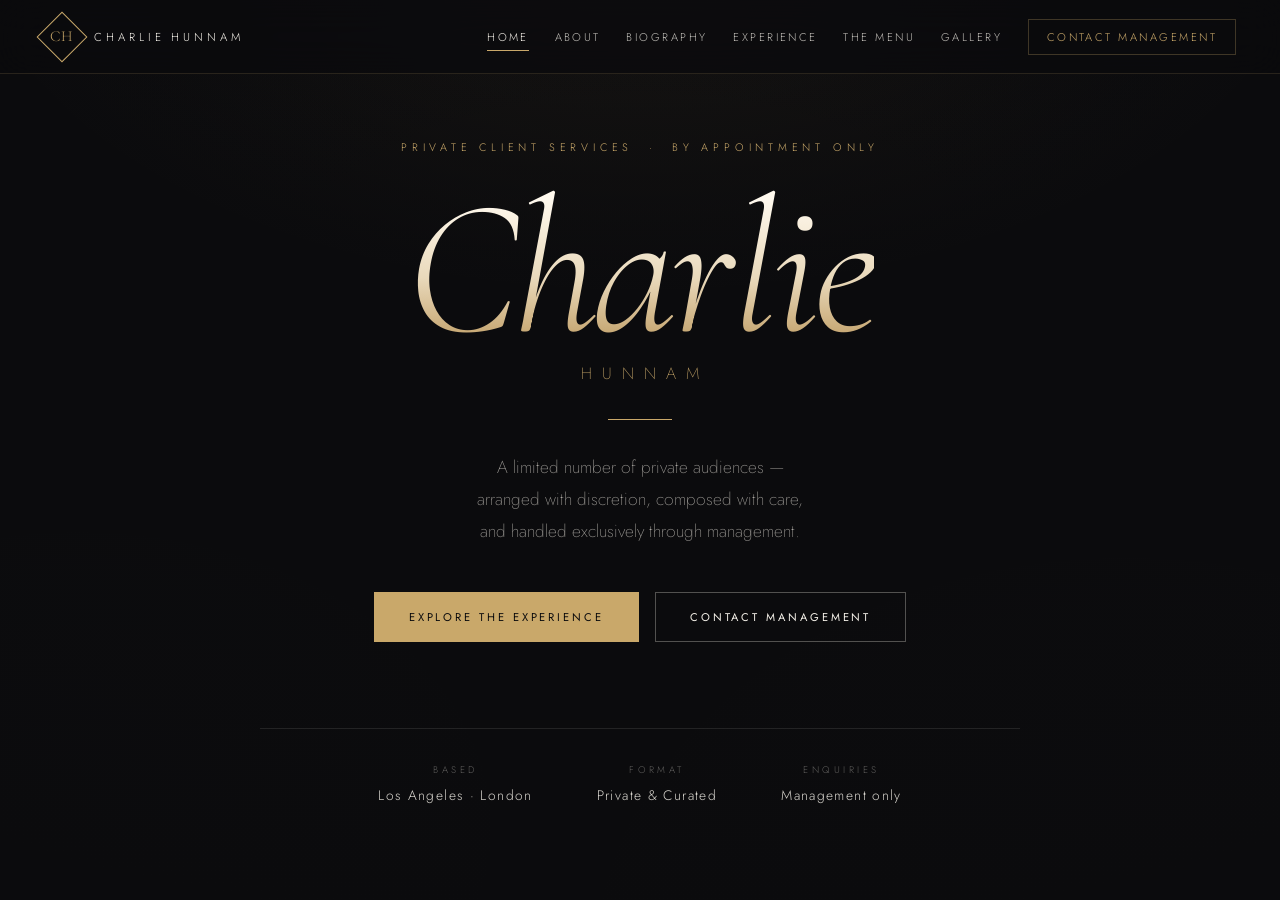
<file: index.html>
<!DOCTYPE html>
<html lang="en">
<head>
<meta charset="utf-8">
<meta name="viewport" content="width=device-width, initial-scale=1">
<title>Charlie Hunnam — Private Meet &amp; Greet · By Appointment Only</title>
<meta name="description" content="Private, curated meet and greet experiences with Charlie Hunnam. All enquiries, scheduling and arrangements handled exclusively through management.">
<link rel="preconnect" href="https://fonts.googleapis.com">
<link rel="preconnect" href="https://fonts.gstatic.com" crossorigin>
<link href="https://fonts.googleapis.com/css2?family=Cormorant+Garamond:ital,wght@0,300;0,400;0,500;0,600;1,300;1,400&family=Jost:wght@200;300;400;500&family=Playfair+Display:ital,wght@0,400;0,500;1,400&display=swap" rel="stylesheet">
<link rel="stylesheet" href="style.css">
</head>
<body data-page="home">

<header class="nav" id="nav">
  <a class="brand" href="index.html" aria-label="Charlie Hunnam — home">
    <span class="brand__mark"><span>CH</span></span>
    <span class="brand__text">Charlie Hunnam</span>
  </a>
  <nav class="nav__links" id="navLinks" aria-label="Primary">
    <a href="index.html">Home</a>
    <a href="about.html">About</a>
    <a href="biography.html">Biography</a>
    <a href="experience.html">Experience</a>
    <a href="menu.html">The Menu</a>
    <a href="gallery.html">Gallery</a>
    <a href="contact.html" class="nav__cta">Contact Management</a>
  </nav>
  <button class="nav__toggle" id="navToggle" aria-label="Open menu" aria-expanded="false" aria-controls="navLinks">
    <span></span><span></span>
  </button>
</header>

<main>
  <section class="hero">
    <div class="hero__bg" aria-hidden="true"></div>

    <div class="hero__inner stagger">
      <p class="eyebrow">Private Client Services &nbsp;·&nbsp; By Appointment Only</p>

      <h1 class="hero__name">
        <span class="hero__first">Charlie</span>
        <span class="hero__last">Hunnam</span>
      </h1>

      <div class="rule"></div>

      <p class="hero__lede">
        A limited number of private audiences — arranged with discretion,
        composed with care, and handled exclusively through management.
      </p>

      <div class="hero__actions">
        <a class="btn btn--gold" href="experience.html">Explore the Experience</a>
        <a class="btn btn--ghost" href="contact.html">Contact Management</a>
      </div>

      <dl class="hero__meta">
        <div><dt>Based</dt><dd>Los Angeles · London</dd></div>
        <div><dt>Format</dt><dd>Private &amp; Curated</dd></div>
        <div><dt>Enquiries</dt><dd>Management only</dd></div>
      </dl>
    </div>
  </section>
</main>

<script src="script.js"></script>
</body>
</html>
</file>
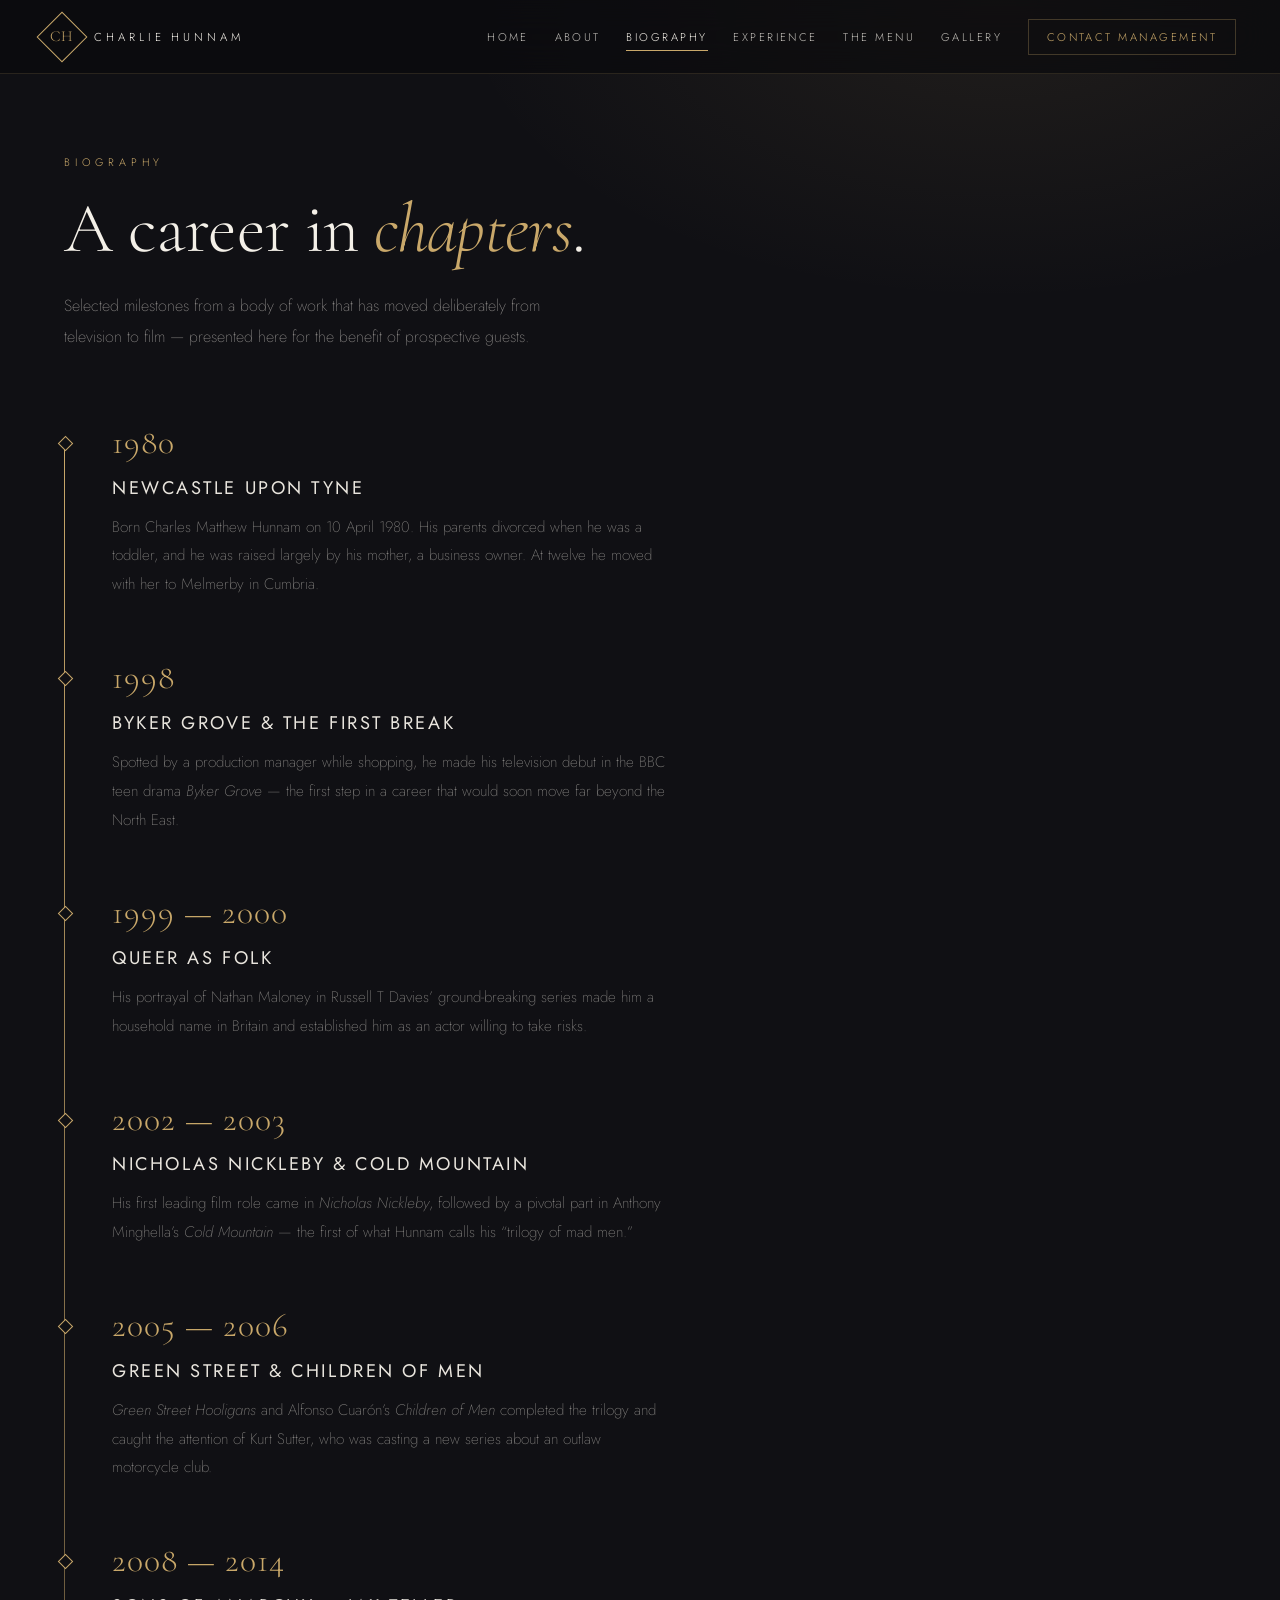
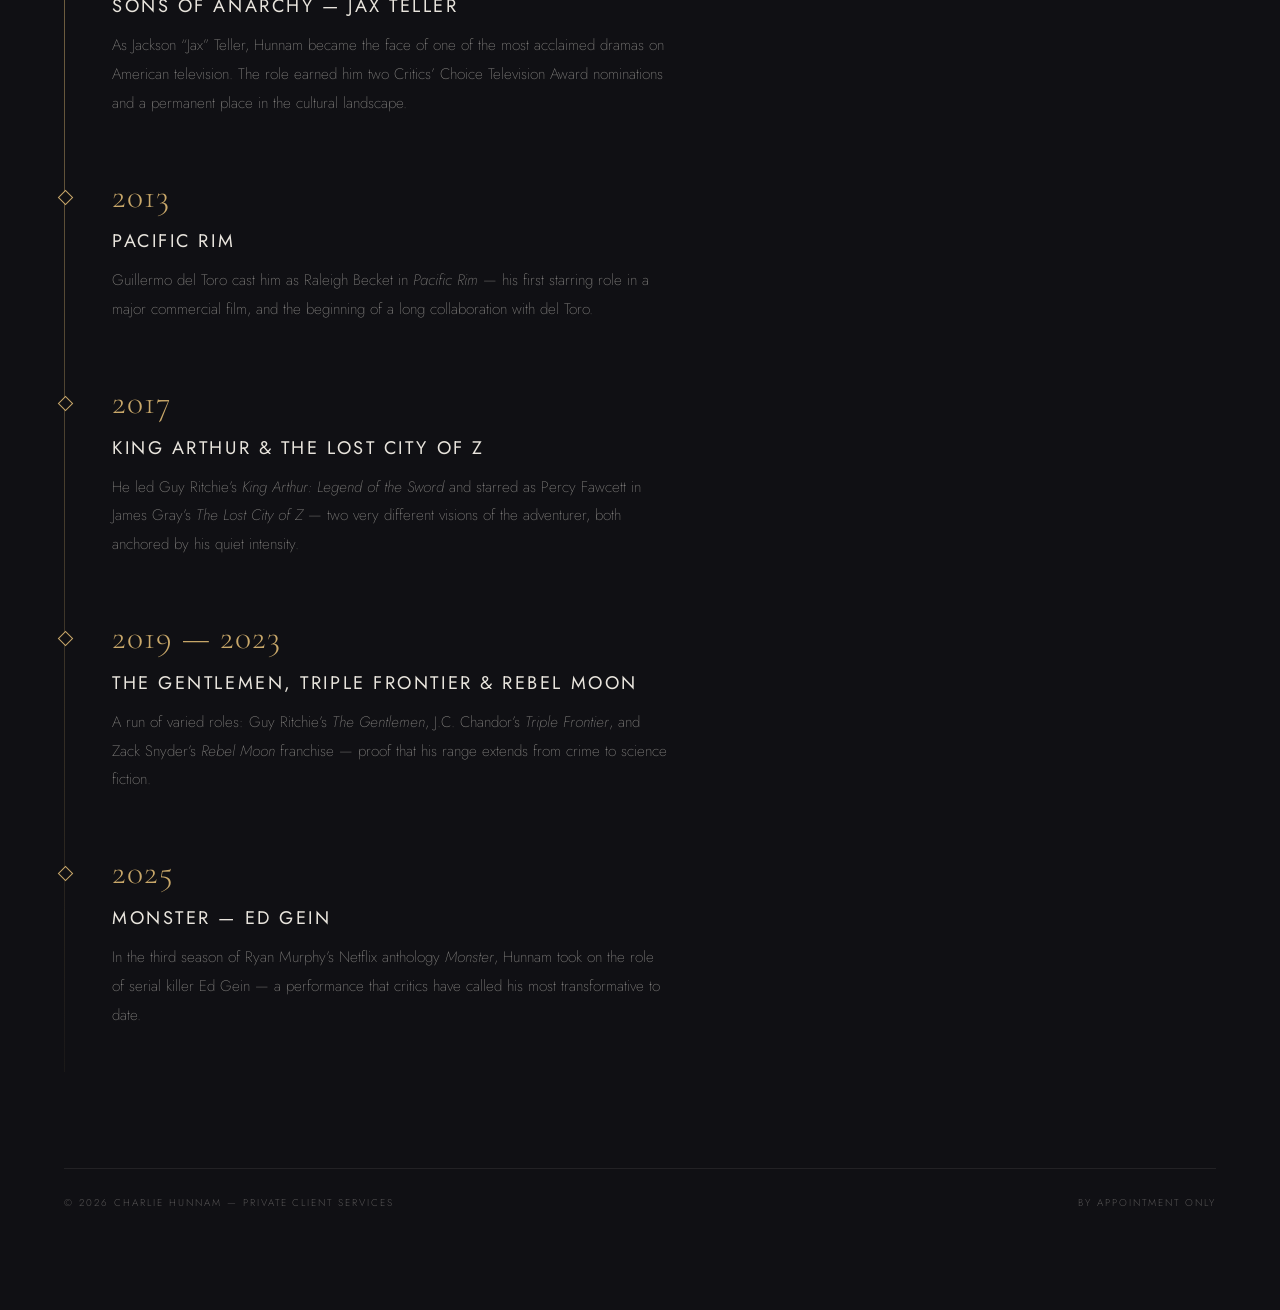
<file: biography.html>
<!DOCTYPE html>
<html lang="en">
<head>
<meta charset="utf-8">
<meta name="viewport" content="width=device-width, initial-scale=1">
<title>Biography — Charlie Hunnam · By Appointment Only</title>
<meta name="description" content="Selected milestones from the career of Charlie Hunnam — from Byker Grove to Sons of Anarchy and beyond.">
<link rel="preconnect" href="https://fonts.googleapis.com">
<link rel="preconnect" href="https://fonts.gstatic.com" crossorigin>
<link href="https://fonts.googleapis.com/css2?family=Cormorant+Garamond:ital,wght@0,300;0,400;0,500;0,600;1,300;1,400&family=Jost:wght@200;300;400;500&family=Playfair+Display:ital,wght@0,400;0,500;1,400&display=swap" rel="stylesheet">
<link rel="stylesheet" href="style.css">
</head>
<body data-page="biography">

<header class="nav" id="nav">
  <a class="brand" href="index.html" aria-label="Charlie Hunnam — home">
    <span class="brand__mark"><span>CH</span></span>
    <span class="brand__text">Charlie Hunnam</span>
  </a>
  <nav class="nav__links" id="navLinks" aria-label="Primary">
    <a href="index.html">Home</a>
    <a href="about.html">About</a>
    <a href="biography.html">Biography</a>
    <a href="experience.html">Experience</a>
    <a href="menu.html">The Menu</a>
    <a href="gallery.html">Gallery</a>
    <a href="contact.html" class="nav__cta">Contact Management</a>
  </nav>
  <button class="nav__toggle" id="navToggle" aria-label="Open menu" aria-expanded="false" aria-controls="navLinks">
    <span></span><span></span>
  </button>
</header>

<main class="wrap pad">

  <div class="head stagger">
    <p class="eyebrow">Biography</p>
    <h1 class="sec-title">A career in <em>chapters</em>.</h1>
    <p class="sec-lede">
      Selected milestones from a body of work that has moved deliberately from
      television to film — presented here for the benefit of prospective guests.
    </p>
  </div>

  <div class="tl stagger">

    <article class="tl__item">
      <p class="tl__year">1980</p>
      <h2 class="tl__title">Newcastle upon Tyne</h2>
      <p class="tl__text">
        Born Charles Matthew Hunnam on 10 April 1980. His parents divorced when
        he was a toddler, and he was raised largely by his mother, a business
        owner. At twelve he moved with her to Melmerby in Cumbria.
      </p>
    </article>

    <article class="tl__item">
      <p class="tl__year">1998</p>
      <h2 class="tl__title">Byker Grove &amp; the First Break</h2>
      <p class="tl__text">
        Spotted by a production manager while shopping, he made his television
        debut in the BBC teen drama <em>Byker Grove</em> — the first step in a
        career that would soon move far beyond the North East.
      </p>
    </article>

    <article class="tl__item">
      <p class="tl__year">1999 — 2000</p>
      <h2 class="tl__title">Queer as Folk</h2>
      <p class="tl__text">
        His portrayal of Nathan Maloney in Russell T Davies’ ground-breaking
        series made him a household name in Britain and established him as an
        actor willing to take risks.
      </p>
    </article>

    <article class="tl__item">
      <p class="tl__year">2002 — 2003</p>
      <h2 class="tl__title">Nicholas Nickleby &amp; Cold Mountain</h2>
      <p class="tl__text">
        His first leading film role came in <em>Nicholas Nickleby</em>, followed
        by a pivotal part in Anthony Minghella’s <em>Cold Mountain</em> — the
        first of what Hunnam calls his “trilogy of mad men.”
      </p>
    </article>

    <article class="tl__item">
      <p class="tl__year">2005 — 2006</p>
      <h2 class="tl__title">Green Street &amp; Children of Men</h2>
      <p class="tl__text">
        <em>Green Street Hooligans</em> and Alfonso Cuarón’s <em>Children of Men</em>
        completed the trilogy and caught the attention of Kurt Sutter, who was
        casting a new series about an outlaw motorcycle club.
      </p>
    </article>

    <article class="tl__item">
      <p class="tl__year">2008 — 2014</p>
      <h2 class="tl__title">Sons of Anarchy — Jax Teller</h2>
      <p class="tl__text">
        As Jackson “Jax” Teller, Hunnam became the face of one of the most
        acclaimed dramas on American television. The role earned him two Critics’
        Choice Television Award nominations and a permanent place in the cultural
        landscape.
      </p>
    </article>

    <article class="tl__item">
      <p class="tl__year">2013</p>
      <h2 class="tl__title">Pacific Rim</h2>
      <p class="tl__text">
        Guillermo del Toro cast him as Raleigh Becket in <em>Pacific Rim</em> —
        his first starring role in a major commercial film, and the beginning of
        a long collaboration with del Toro.
      </p>
    </article>

    <article class="tl__item">
      <p class="tl__year">2017</p>
      <h2 class="tl__title">King Arthur &amp; The Lost City of Z</h2>
      <p class="tl__text">
        He led Guy Ritchie’s <em>King Arthur: Legend of the Sword</em> and starred
        as Percy Fawcett in James Gray’s <em>The Lost City of Z</em> — two very
        different visions of the adventurer, both anchored by his quiet intensity.
      </p>
    </article>

    <article class="tl__item">
      <p class="tl__year">2019 — 2023</p>
      <h2 class="tl__title">The Gentlemen, Triple Frontier &amp; Rebel Moon</h2>
      <p class="tl__text">
        A run of varied roles: Guy Ritchie’s <em>The Gentlemen</em>, J.C.
        Chandor’s <em>Triple Frontier</em>, and Zack Snyder’s <em>Rebel Moon</em>
        franchise — proof that his range extends from crime to science fiction.
      </p>
    </article>

    <article class="tl__item">
      <p class="tl__year">2025</p>
      <h2 class="tl__title">Monster — Ed Gein</h2>
      <p class="tl__text">
        In the third season of Ryan Murphy’s Netflix anthology <em>Monster</em>,
        Hunnam took on the role of serial killer Ed Gein — a performance that
        critics have called his most transformative to date.
      </p>
    </article>

  </div>

  <footer class="foot">
    <span>© <span id="year">2025</span> Charlie Hunnam — Private Client Services</span>
    <span>By appointment only</span>
  </footer>
</main>

<script src="script.js"></script>
</body>
</html>
</file>
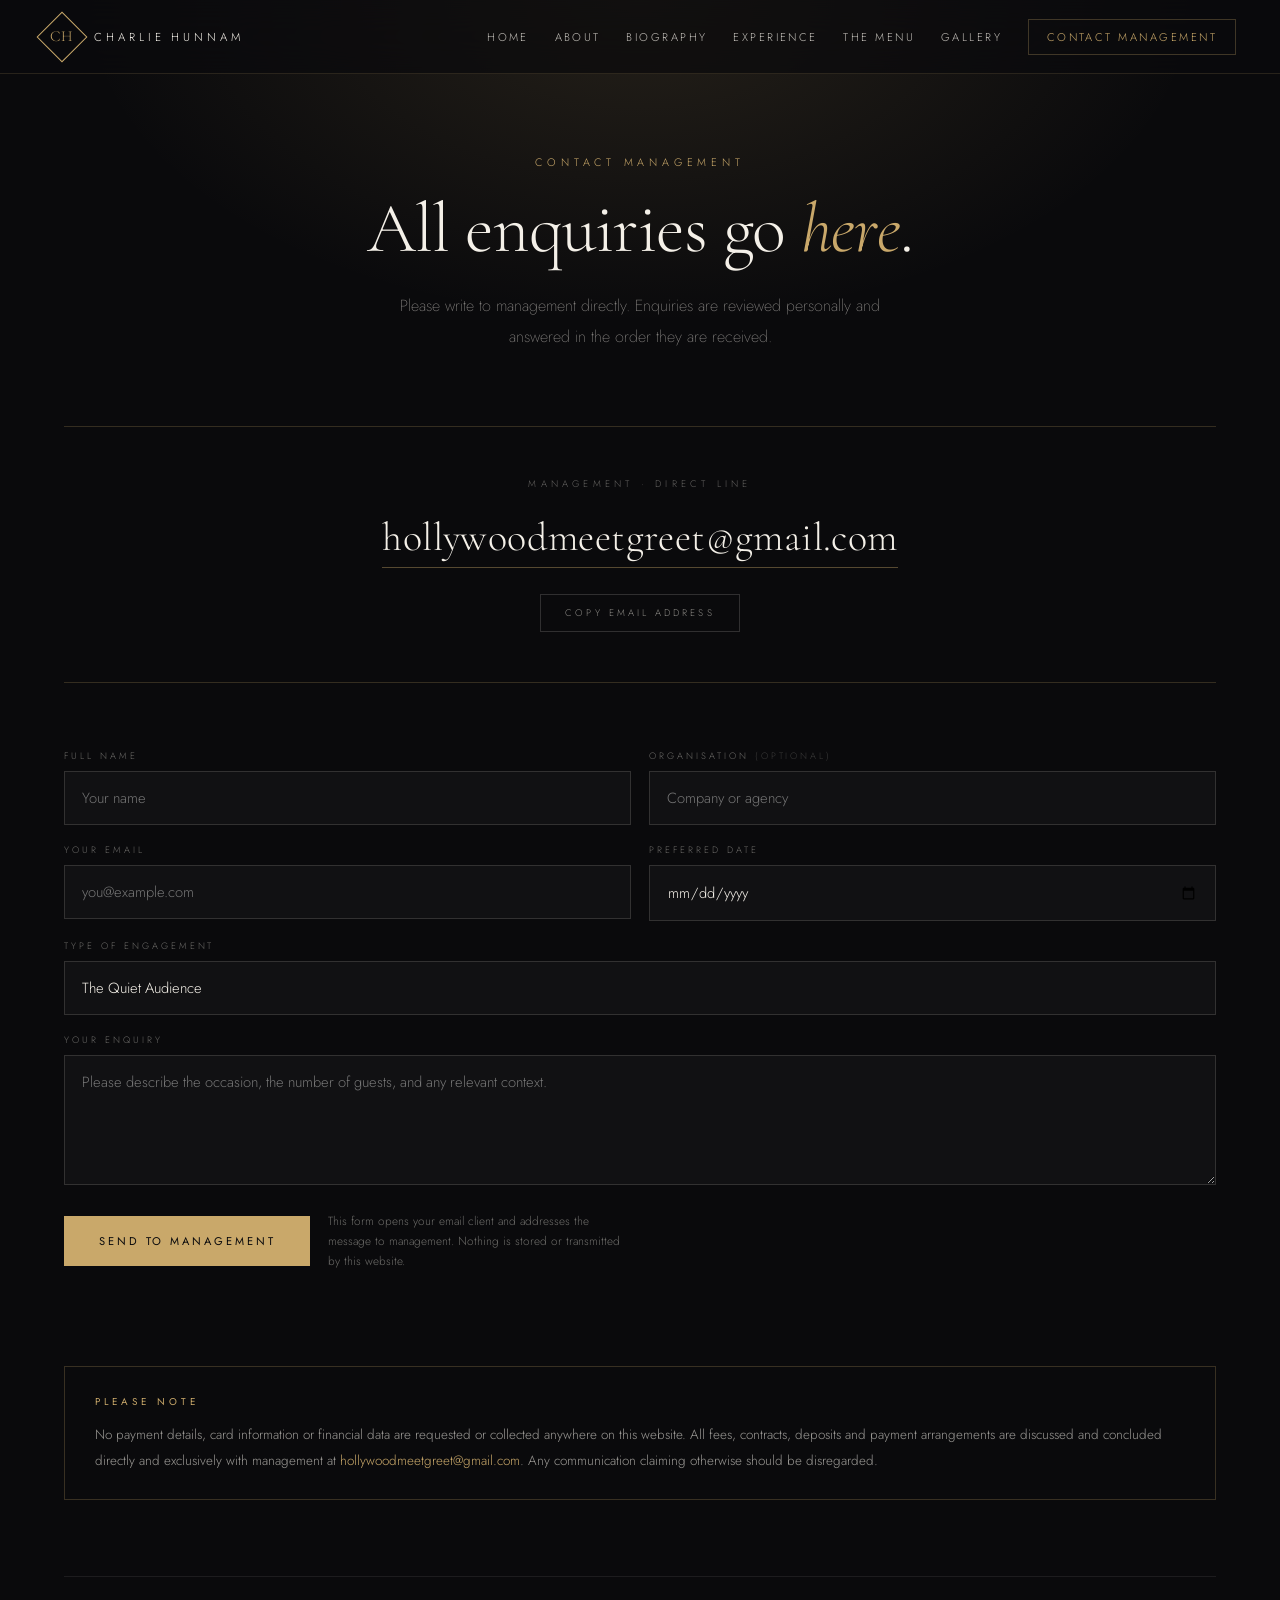
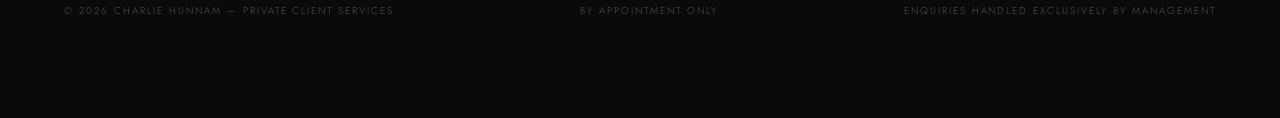
<file: contact.html>
<!DOCTYPE html>
<html lang="en">
<head>
<meta charset="utf-8">
<meta name="viewport" content="width=device-width, initial-scale=1">
<title>Contact Management — Charlie Hunnam · By Appointment Only</title>
<meta name="description" content="All meet and greet enquiries are handled exclusively by management at hollywoodmeetgreet@gmail.com.">
<link rel="preconnect" href="https://fonts.googleapis.com">
<link rel="preconnect" href="https://fonts.gstatic.com" crossorigin>
<link href="https://fonts.googleapis.com/css2?family=Cormorant+Garamond:ital,wght@0,300;0,400;0,500;0,600;1,300;1,400&family=Jost:wght@200;300;400;500&family=Playfair+Display:ital,wght@0,400;0,500;1,400&display=swap" rel="stylesheet">
<link rel="stylesheet" href="style.css">
</head>
<body data-page="contact">

<header class="nav" id="nav">
  <a class="brand" href="index.html" aria-label="Charlie Hunnam — home">
    <span class="brand__mark"><span>CH</span></span>
    <span class="brand__text">Charlie Hunnam</span>
  </a>
  <nav class="nav__links" id="navLinks" aria-label="Primary">
    <a href="index.html">Home</a>
    <a href="about.html">About</a>
    <a href="biography.html">Biography</a>
    <a href="experience.html">Experience</a>
    <a href="menu.html">The Menu</a>
    <a href="gallery.html">Gallery</a>
    <a href="contact.html" class="nav__cta">Contact Management</a>
  </nav>
  <button class="nav__toggle" id="navToggle" aria-label="Open menu" aria-expanded="false" aria-controls="navLinks">
    <span></span><span></span>
  </button>
</header>

<main class="wrap pad" id="contact">

  <div class="head stagger">
    <p class="eyebrow">Contact Management</p>
    <h1 class="sec-title">All enquiries go <em>here</em>.</h1>
    <p class="sec-lede">
      Please write to management directly. Enquiries are reviewed personally and
      answered in the order they are received.
    </p>
  </div>

  <div class="email-block stagger">
    <p class="email-block__label">Management · Direct Line</p>
    <a class="email" href="mailto:hollywoodmeetgreet@gmail.com">hollywoodmeetgreet@gmail.com</a>
    <button class="copy-btn" id="copyBtn" type="button" data-email="hollywoodmeetgreet@gmail.com">Copy email address</button>
  </div>

  <form class="form stagger" id="enquiryForm" novalidate>
    <div class="field">
      <label for="f-name">Full name</label>
      <input id="f-name" name="name" type="text" autocomplete="name" placeholder="Your name" required>
    </div>
    <div class="field">
      <label for="f-org">Organisation <span style="opacity:.5">(optional)</span></label>
      <input id="f-org" name="organisation" type="text" placeholder="Company or agency">
    </div>
    <div class="field">
      <label for="f-email">Your email</label>
      <input id="f-email" name="email" type="email" autocomplete="email" placeholder="you@example.com" required>
    </div>
    <div class="field">
      <label for="f-date">Preferred date</label>
      <input id="f-date" name="date" type="date">
    </div>
    <div class="field field--full">
      <label for="f-type">Type of engagement</label>
      <select id="f-type" name="type">
        <option>The Quiet Audience</option>
        <option>The Evening Reception</option>
        <option>The Press Roundtable</option>
        <option>The Studio Session</option>
        <option>Red Carpet Access</option>
        <option>Private Screening &amp; Q&amp;A</option>
        <option>The Chef's Table</option>
        <option>The Long Lunch</option>
        <option>The Actor's Masterclass</option>
        <option>One-to-One Mentorship</option>
        <option>Other / not sure yet</option>
      </select>
    </div>
    <div class="field field--full">
      <label for="f-msg">Your enquiry</label>
      <textarea id="f-msg" name="message" placeholder="Please describe the occasion, the number of guests, and any relevant context." required></textarea>
    </div>

    <div class="form__actions">
      <button class="btn btn--gold" type="submit">Send to Management</button>
      <p class="form__note">
        This form opens your email client and addresses the message to management.
        Nothing is stored or transmitted by this website.
      </p>
    </div>
    <p id="formStatus" role="status" aria-live="polite"></p>
  </form>

  <div class="assurance stagger">
    <strong>Please note</strong>
    No payment details, card information or financial data are requested or collected
    anywhere on this website. All fees, contracts, deposits and payment arrangements
    are discussed and concluded directly and exclusively with management at
    <a href="mailto:hollywoodmeetgreet@gmail.com">hollywoodmeetgreet@gmail.com</a>.
    Any communication claiming otherwise should be disregarded.
  </div>

  <footer class="foot">
    <span>© <span id="year">2025</span> Charlie Hunnam — Private Client Services</span>
    <span>By appointment only</span>
    <span>Enquiries handled exclusively by management</span>
  </footer>
</main>

<script src="script.js"></script>
</body>
</html>
</file>
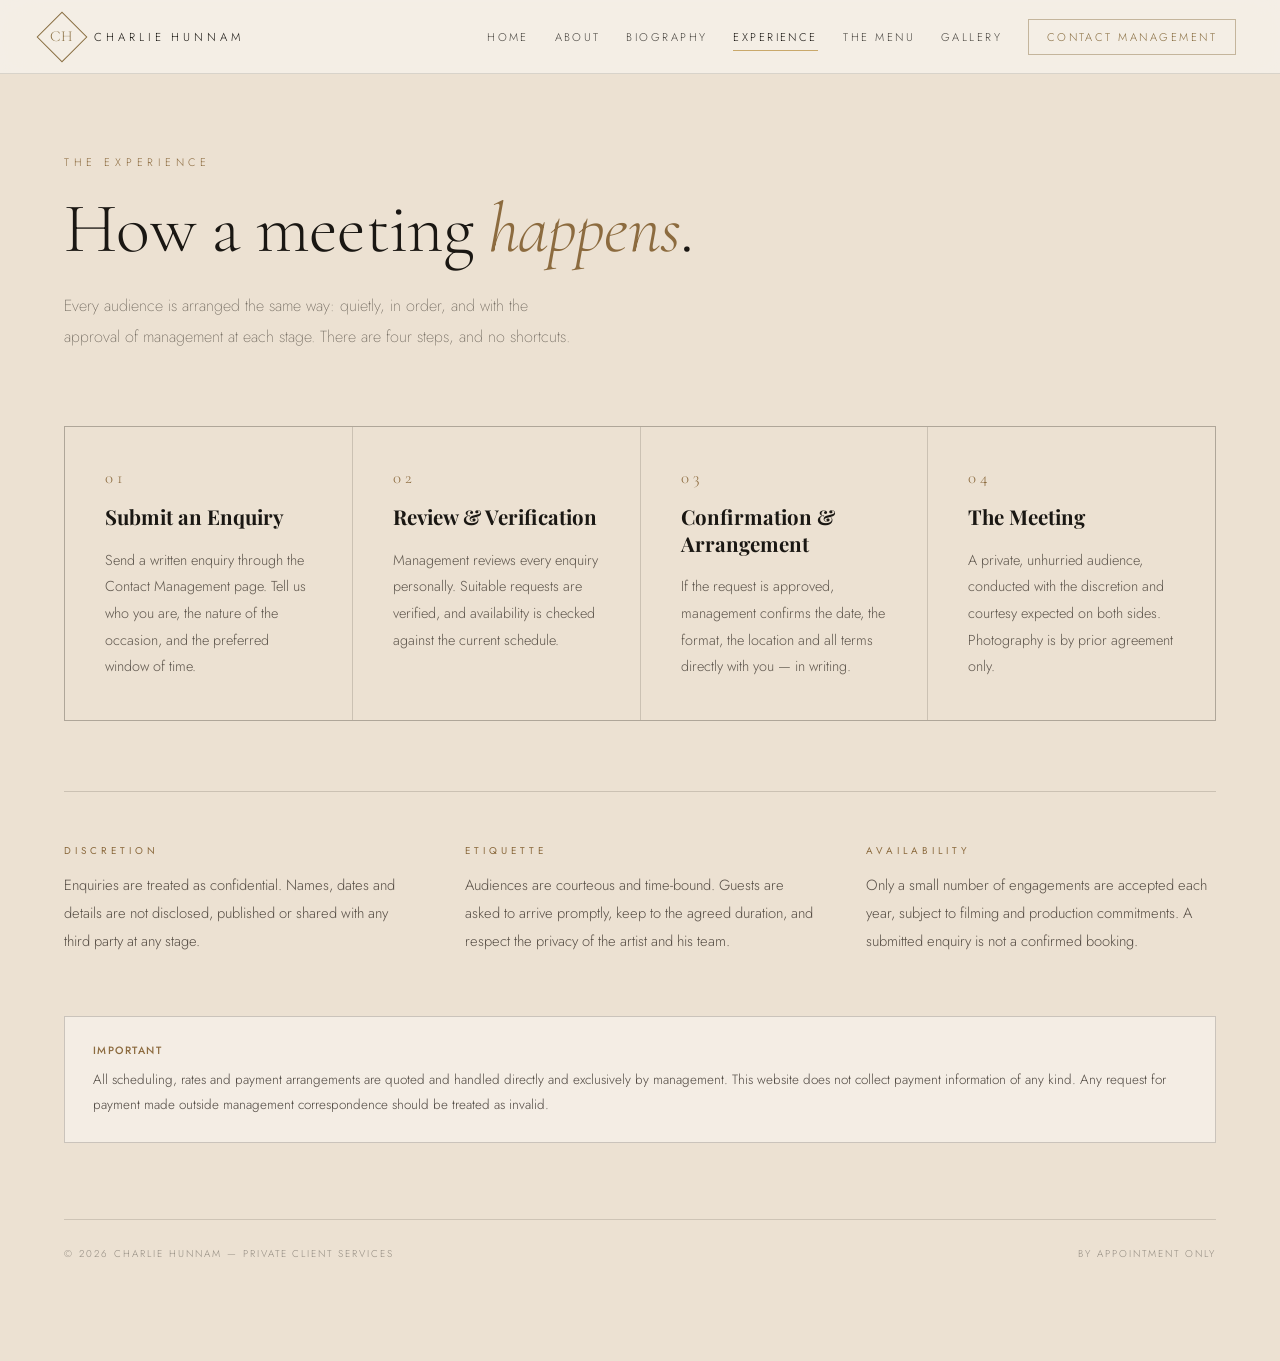
<file: experience.html>
<!DOCTYPE html>
<html lang="en">
<head>
<meta charset="utf-8">
<meta name="viewport" content="width=device-width, initial-scale=1">
<title>The Experience — Charlie Hunnam · By Appointment Only</title>
<meta name="description" content="How a private meeting with Charlie Hunnam is arranged — enquiry, review, confirmation and the meeting itself.">
<link rel="preconnect" href="https://fonts.googleapis.com">
<link rel="preconnect" href="https://fonts.gstatic.com" crossorigin>
<link href="https://fonts.googleapis.com/css2?family=Cormorant+Garamond:ital,wght@0,300;0,400;0,500;0,600;1,300;1,400&family=Jost:wght@200;300;400;500&family=Playfair+Display:ital,wght@0,400;0,500;1,400&display=swap" rel="stylesheet">
<link rel="stylesheet" href="style.css">
</head>
<body data-page="experience">

<header class="nav nav--light" id="nav">
  <a class="brand" href="index.html" aria-label="Charlie Hunnam — home">
    <span class="brand__mark"><span>CH</span></span>
    <span class="brand__text">Charlie Hunnam</span>
  </a>
  <nav class="nav__links" id="navLinks" aria-label="Primary">
    <a href="index.html">Home</a>
    <a href="about.html">About</a>
    <a href="biography.html">Biography</a>
    <a href="experience.html">Experience</a>
    <a href="menu.html">The Menu</a>
    <a href="gallery.html">Gallery</a>
    <a href="contact.html" class="nav__cta">Contact Management</a>
  </nav>
  <button class="nav__toggle" id="navToggle" aria-label="Open menu" aria-expanded="false" aria-controls="navLinks">
    <span></span><span></span>
  </button>
</header>

<main class="wrap pad">

  <div class="head stagger">
    <p class="eyebrow">The Experience</p>
    <h1 class="sec-title">How a meeting <em>happens</em>.</h1>
    <p class="sec-lede">
      Every audience is arranged the same way: quietly, in order, and with the
      approval of management at each stage. There are four steps, and no shortcuts.
    </p>
  </div>

  <div class="steps stagger">

    <article class="step">
      <p class="step__num">01</p>
      <h2 class="step__name">Submit an Enquiry</h2>
      <p class="step__text">
        Send a written enquiry through the Contact Management page. Tell us who you
        are, the nature of the occasion, and the preferred window of time.
      </p>
    </article>

    <article class="step">
      <p class="step__num">02</p>
      <h2 class="step__name">Review &amp; Verification</h2>
      <p class="step__text">
        Management reviews every enquiry personally. Suitable requests are verified,
        and availability is checked against the current schedule.
      </p>
    </article>

    <article class="step">
      <p class="step__num">03</p>
      <h2 class="step__name">Confirmation &amp; Arrangement</h2>
      <p class="step__text">
        If the request is approved, management confirms the date, the format, the
        location and all terms directly with you — in writing.
      </p>
    </article>

    <article class="step">
      <p class="step__num">04</p>
      <h2 class="step__name">The Meeting</h2>
      <p class="step__text">
        A private, unhurried audience, conducted with the discretion and courtesy
        expected on both sides. Photography is by prior agreement only.
      </p>
    </article>

  </div>

  <div class="etiquette stagger">
    <div>
      <h3>Discretion</h3>
      <p>
        Enquiries are treated as confidential. Names, dates and details are not
        disclosed, published or shared with any third party at any stage.
      </p>
    </div>
    <div>
      <h3>Etiquette</h3>
      <p>
        Audiences are courteous and time-bound. Guests are asked to arrive promptly,
        keep to the agreed duration, and respect the privacy of the artist and his team.
      </p>
    </div>
    <div>
      <h3>Availability</h3>
      <p>
        Only a small number of engagements are accepted each year, subject to filming
        and production commitments. A submitted enquiry is not a confirmed booking.
      </p>
    </div>
  </div>

  <div class="notice stagger">
    <strong>Important</strong>
    All scheduling, rates and payment arrangements are quoted and handled directly
    and exclusively by management. This website does not collect payment information
    of any kind. Any request for payment made outside management correspondence
    should be treated as invalid.
  </div>

  <footer class="foot foot--ink">
    <span>© <span id="year">2025</span> Charlie Hunnam — Private Client Services</span>
    <span>By appointment only</span>
  </footer>
</main>

<script src="script.js"></script>
</body>
</html>
</file>
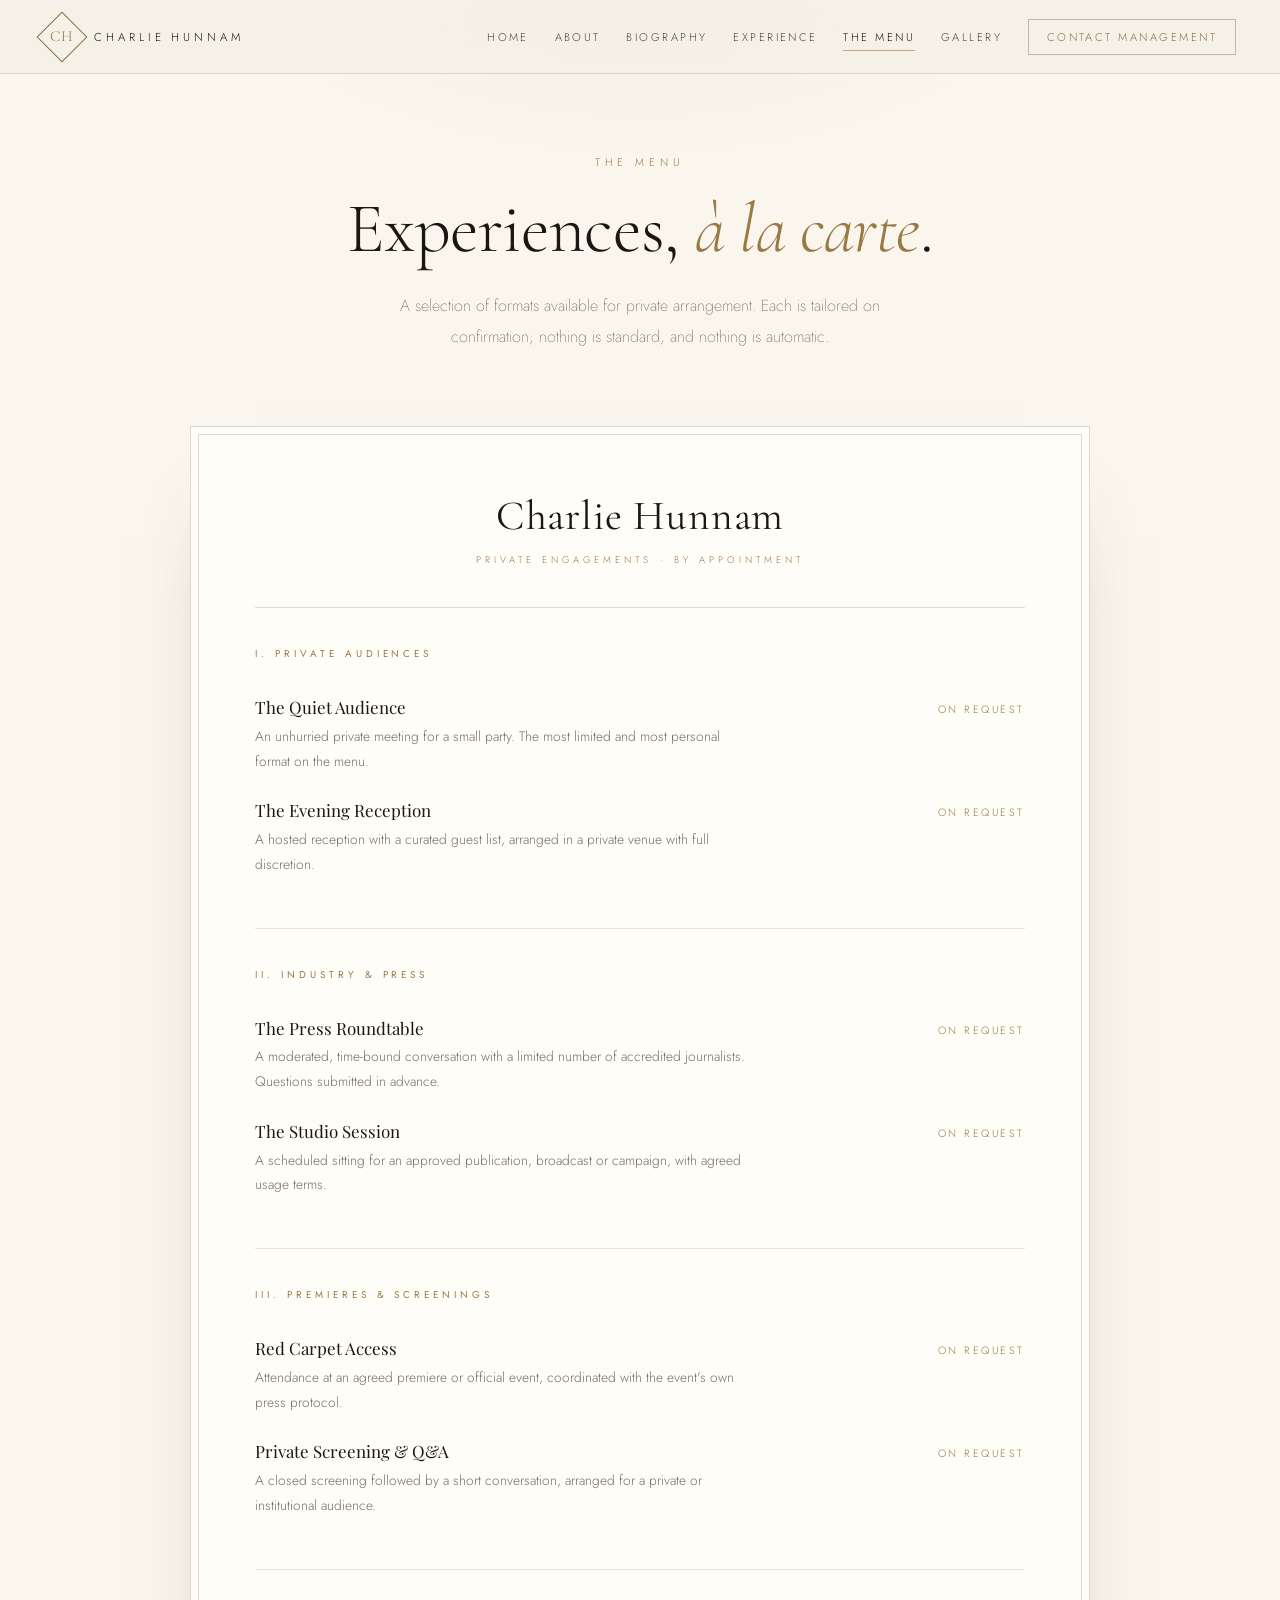
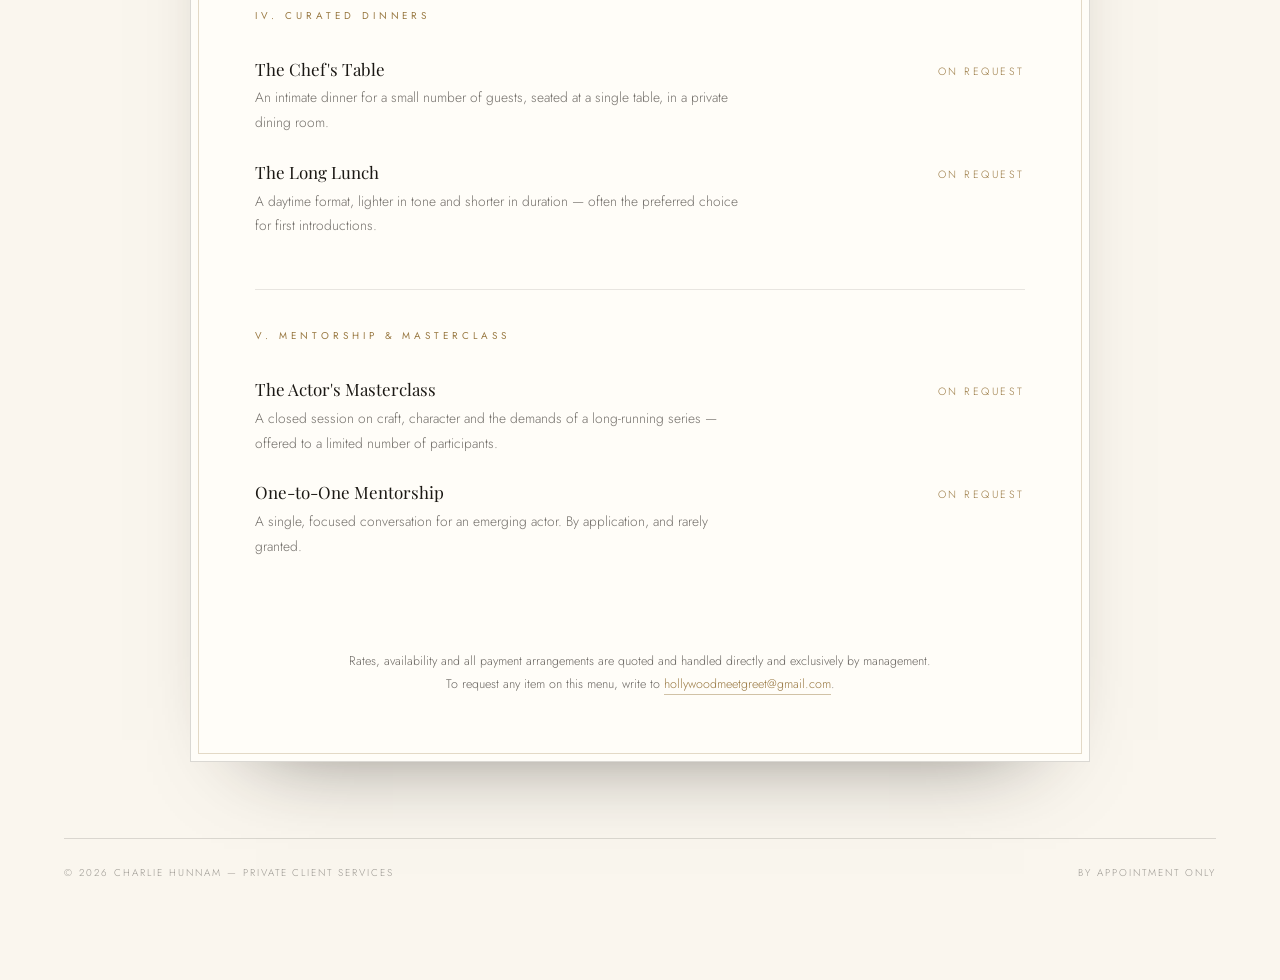
<file: menu.html>
<!DOCTYPE html>
<html lang="en">
<head>
<meta charset="utf-8">
<meta name="viewport" content="width=device-width, initial-scale=1">
<title>The Menu — Charlie Hunnam · By Appointment Only</title>
<meta name="description" content="Private engagements available by arrangement with Charlie Hunnam. Rates and all payment arrangements handled exclusively by management.">
<link rel="preconnect" href="https://fonts.googleapis.com">
<link rel="preconnect" href="https://fonts.gstatic.com" crossorigin>
<link href="https://fonts.googleapis.com/css2?family=Cormorant+Garamond:ital,wght@0,300;0,400;0,500;0,600;1,300;1,400&family=Jost:wght@200;300;400;500&family=Playfair+Display:ital,wght@0,400;0,500;1,400&display=swap" rel="stylesheet">
<link rel="stylesheet" href="style.css">
</head>
<body data-page="menu">

<header class="nav nav--light" id="nav">
  <a class="brand" href="index.html" aria-label="Charlie Hunnam — home">
    <span class="brand__mark"><span>CH</span></span>
    <span class="brand__text">Charlie Hunnam</span>
  </a>
  <nav class="nav__links" id="navLinks" aria-label="Primary">
    <a href="index.html">Home</a>
    <a href="about.html">About</a>
    <a href="biography.html">Biography</a>
    <a href="experience.html">Experience</a>
    <a href="menu.html">The Menu</a>
    <a href="gallery.html">Gallery</a>
    <a href="contact.html" class="nav__cta">Contact Management</a>
  </nav>
  <button class="nav__toggle" id="navToggle" aria-label="Open menu" aria-expanded="false" aria-controls="navLinks">
    <span></span><span></span>
  </button>
</header>

<main class="wrap pad">

  <div class="head stagger" style="text-align:center;margin-inline:auto">
    <p class="eyebrow">The Menu</p>
    <h1 class="sec-title">Experiences, <em>à la carte</em>.</h1>
    <p class="sec-lede">
      A selection of formats available for private arrangement. Each is tailored on
      confirmation; nothing is standard, and nothing is automatic.
    </p>
  </div>

  <div class="menu-card stagger">

    <div class="menu-card__head">
      <h2 class="menu-card__title">Charlie Hunnam</h2>
      <p class="menu-card__sub">Private Engagements · By Appointment</p>
    </div>

    <div class="menu-group">
      <p class="menu-group__name">I. Private Audiences</p>

      <div class="menu-item">
        <span class="menu-item__name">The Quiet Audience</span>
        <span class="menu-item__price">On request</span>
        <span class="menu-item__desc">An unhurried private meeting for a small party. The most limited and most personal format on the menu.</span>
      </div>

      <div class="menu-item">
        <span class="menu-item__name">The Evening Reception</span>
        <span class="menu-item__price">On request</span>
        <span class="menu-item__desc">A hosted reception with a curated guest list, arranged in a private venue with full discretion.</span>
      </div>
    </div>

    <div class="menu-group">
      <p class="menu-group__name">II. Industry &amp; Press</p>

      <div class="menu-item">
        <span class="menu-item__name">The Press Roundtable</span>
        <span class="menu-item__price">On request</span>
        <span class="menu-item__desc">A moderated, time-bound conversation with a limited number of accredited journalists. Questions submitted in advance.</span>
      </div>

      <div class="menu-item">
        <span class="menu-item__name">The Studio Session</span>
        <span class="menu-item__price">On request</span>
        <span class="menu-item__desc">A scheduled sitting for an approved publication, broadcast or campaign, with agreed usage terms.</span>
      </div>
    </div>

    <div class="menu-group">
      <p class="menu-group__name">III. Premieres &amp; Screenings</p>

      <div class="menu-item">
        <span class="menu-item__name">Red Carpet Access</span>
        <span class="menu-item__price">On request</span>
        <span class="menu-item__desc">Attendance at an agreed premiere or official event, coordinated with the event's own press protocol.</span>
      </div>

      <div class="menu-item">
        <span class="menu-item__name">Private Screening &amp; Q&amp;A</span>
        <span class="menu-item__price">On request</span>
        <span class="menu-item__desc">A closed screening followed by a short conversation, arranged for a private or institutional audience.</span>
      </div>
    </div>

    <div class="menu-group">
      <p class="menu-group__name">IV. Curated Dinners</p>

      <div class="menu-item">
        <span class="menu-item__name">The Chef's Table</span>
        <span class="menu-item__price">On request</span>
        <span class="menu-item__desc">An intimate dinner for a small number of guests, seated at a single table, in a private dining room.</span>
      </div>

      <div class="menu-item">
        <span class="menu-item__name">The Long Lunch</span>
        <span class="menu-item__price">On request</span>
        <span class="menu-item__desc">A daytime format, lighter in tone and shorter in duration — often the preferred choice for first introductions.</span>
      </div>
    </div>

    <div class="menu-group">
      <p class="menu-group__name">V. Mentorship &amp; Masterclass</p>

      <div class="menu-item">
        <span class="menu-item__name">The Actor's Masterclass</span>
        <span class="menu-item__price">On request</span>
        <span class="menu-item__desc">A closed session on craft, character and the demands of a long-running series — offered to a limited number of participants.</span>
      </div>

      <div class="menu-item">
        <span class="menu-item__name">One-to-One Mentorship</span>
        <span class="menu-item__price">On request</span>
        <span class="menu-item__desc">A single, focused conversation for an emerging actor. By application, and rarely granted.</span>
      </div>
    </div>

    <p class="menu-foot">
      Rates, availability and all payment arrangements are quoted and handled
      directly and exclusively by management.<br>
      To request any item on this menu, write to
      <a href="mailto:hollywoodmeetgreet@gmail.com">hollywoodmeetgreet@gmail.com</a>.
    </p>

  </div>

  <footer class="foot foot--ink">
    <span>© <span id="year">2025</span> Charlie Hunnam — Private Client Services</span>
    <span>By appointment only</span>
  </footer>
</main>

<script src="script.js"></script>
</body>
</html>
</file>
<file: style.css>
/* ============================================================
   CHARLIE HUNNAM — Private Client Services
   Shared stylesheet · all pages
   ============================================================ */

:root{
  --gold:#c9a86a;
  --gold-deep:#8a6f43;
  --gold-soft:rgba(201,168,106,.28);
  --noir:#0b0b0d;
  --bone:#f4f0e8;
  --ink:#1a1713;
  --sand:#ece1d2;
  --cream:#faf6ee;
  --ease:cubic-bezier(.22,.61,.36,1);
  --nav-h:74px;
}

*{box-sizing:border-box;margin:0;padding:0}
html{-webkit-text-size-adjust:100%;scroll-behavior:smooth}
body{
  font-family:'Jost',-apple-system,BlinkMacSystemFont,sans-serif;
  font-weight:300;
  background:var(--noir);
  color:var(--bone);
  -webkit-font-smoothing:antialiased;
  -moz-osx-font-smoothing:grayscale;
  overflow-x:hidden;
}
a{color:inherit;text-decoration:none}
img{display:block;max-width:100%}
button{font:inherit;color:inherit;background:none;border:none;cursor:pointer}
::selection{background:var(--gold);color:#0b0b0d}

/* ---------------- NAV ---------------- */
.nav{
  position:fixed; inset:0 0 auto 0; z-index:200;
  height:var(--nav-h);
  display:flex; align-items:center; justify-content:space-between;
  padding:0 clamp(18px,4vw,44px);
  background:rgba(11,11,13,.72);
  backdrop-filter:blur(18px) saturate(140%);
  -webkit-backdrop-filter:blur(18px) saturate(140%);
  border-bottom:1px solid rgba(201,168,106,.16);
  transition:background .5s var(--ease), border-color .5s var(--ease), color .5s var(--ease);
}
.brand{display:flex;align-items:center;gap:14px;letter-spacing:.02em}
.brand__mark{
  width:36px;height:36px;flex:none;
  display:grid;place-items:center;
  border:1px solid var(--gold);
  font-family:'Cormorant Garamond',serif;
  font-size:.95rem; letter-spacing:.06em;
  color:var(--gold);
  transform:rotate(45deg);
}
.brand__mark span{transform:rotate(-45deg);display:block;line-height:1}
.brand__text{
  font-size:.72rem; letter-spacing:.34em; text-transform:uppercase;
  font-weight:300; white-space:nowrap;
}
.nav__links{display:flex;align-items:center;gap:clamp(14px,2vw,30px)}
.nav__links a{
  position:relative;
  font-size:.7rem; letter-spacing:.22em; text-transform:uppercase;
  font-weight:300; opacity:.78; padding:6px 0;
  transition:opacity .35s var(--ease);
}
.nav__links a:hover{opacity:1}
.nav__links a::after{
  content:''; position:absolute; left:0; right:0; bottom:0; height:1px;
  background:var(--gold); transform:scaleX(0); transform-origin:left;
  transition:transform .45s var(--ease);
}
.nav__links a[aria-current="page"]{opacity:1}
.nav__links a[aria-current="page"]::after{transform:scaleX(1)}
.nav__cta{
  border:1px solid var(--gold-soft); padding:9px 18px !important;
  opacity:1 !important; color:var(--gold);
  transition:background .4s var(--ease), color .4s var(--ease), border-color .4s var(--ease);
}
.nav__cta:hover{background:var(--gold);color:#0b0b0d;border-color:var(--gold)}
.nav__cta::after{display:none}
.nav__toggle{display:none;width:44px;height:44px;position:relative}
.nav__toggle span{
  position:absolute;left:11px;right:11px;height:1px;background:currentColor;
  transition:transform .4s var(--ease), opacity .3s;
}
.nav__toggle span:nth-child(1){top:19px}
.nav__toggle span:nth-child(2){top:26px}
.nav.is-open .nav__toggle span:nth-child(1){transform:translateY(3.5px) rotate(45deg)}
.nav.is-open .nav__toggle span:nth-child(2){transform:translateY(-3.5px) rotate(-45deg)}

/* Light nav variant */
.nav--light{
  background:rgba(244,240,232,.9);
  color:var(--ink);
  border-bottom-color:rgba(26,23,19,.13);
}
.nav--light .brand__mark{color:var(--gold-deep);border-color:var(--gold-deep)}
.nav--light .nav__cta{color:var(--gold-deep);border-color:rgba(138,111,67,.45)}
.nav--light .nav__cta:hover{background:var(--gold-deep);color:var(--bone);border-color:var(--gold-deep)}

/* ---------------- SHELL ---------------- */
.wrap{width:min(1180px,90vw);margin-inline:auto}
.pad{padding:calc(var(--nav-h) + 80px) 0 100px}
.eyebrow{
  font-size:.68rem; letter-spacing:.44em; text-transform:uppercase;
  font-weight:300; color:var(--gold);
}
.rule{width:64px;height:1px;background:var(--gold);opacity:.7}
.sec-title{
  font-family:'Cormorant Garamond',serif;font-weight:300;
  font-size:clamp(2.3rem,6vw,4.4rem);line-height:1.04;letter-spacing:-.01em;
  margin:22px 0 0;
}
.sec-title em{font-style:italic;color:var(--gold)}
.sec-lede{
  margin-top:26px;font-size:1rem;line-height:1.9;font-weight:200;
  color:rgba(244,240,232,.58);max-width:58ch;
}
.head{max-width:820px;margin-bottom:clamp(40px,6vw,74px)}

/* Entrance animation */
.stagger > *{opacity:0}
.stagger > *{animation:rise .95s var(--ease) both}
.stagger > *:nth-child(1){animation-delay:.06s}
.stagger > *:nth-child(2){animation-delay:.14s}
.stagger > *:nth-child(3){animation-delay:.22s}
.stagger > *:nth-child(4){animation-delay:.30s}
.stagger > *:nth-child(5){animation-delay:.38s}
.stagger > *:nth-child(6){animation-delay:.46s}
.stagger > *:nth-child(7){animation-delay:.54s}
.stagger > *:nth-child(8){animation-delay:.62s}
@keyframes rise{from{opacity:0;transform:translateY(20px)}to{opacity:1;transform:none}}

/* Buttons */
.btn{
  display:inline-flex;align-items:center;justify-content:center;gap:12px;
  padding:16px 34px;
  font-size:.7rem;letter-spacing:.26em;text-transform:uppercase;font-weight:400;
  border:1px solid transparent;
  transition:all .45s var(--ease);
}
.btn--gold{background:var(--gold);color:#0b0b0d;border-color:var(--gold)}
.btn--gold:hover{background:transparent;color:var(--gold)}
.btn--ghost{border-color:rgba(244,240,232,.3);color:var(--bone)}
.btn--ghost:hover{border-color:var(--gold);color:var(--gold)}

/* ---------------- HOME ---------------- */
body[data-page="home"]{
  background:
    radial-gradient(1100px 620px at 50% -10%, rgba(201,168,106,.16), transparent 62%),
    radial-gradient(900px 700px at 88% 108%, rgba(120,90,150,.14), transparent 60%),
    radial-gradient(700px 500px at 6% 92%, rgba(40,90,120,.14), transparent 60%),
    #0b0b0d;
}
.hero{
  position:relative;
  min-height:100svh;
  display:flex;flex-direction:column;align-items:center;justify-content:center;
  text-align:center;
  padding:calc(var(--nav-h) + 60px) 6vw 90px;
  overflow:hidden;
}
.hero__bg{
  position:absolute;inset:0;
  background-image:url("https://commons.wikimedia.org/wiki/Special:FilePath/Charlie_Hunnam_(28578628226).jpg");
  background-size:cover;
  background-position:center 22%;
  opacity:.22;
  filter:grayscale(.3) contrast(1.05);
}
.hero::after{
  content:'';position:absolute;inset:0;pointer-events:none;
  background:
    radial-gradient(120% 90% at 50% 30%, transparent 20%, #0b0b0d 82%),
    linear-gradient(180deg, rgba(11,11,13,.55), rgba(11,11,13,.9));
}
.hero__inner{position:relative;z-index:2;display:flex;flex-direction:column;align-items:center;width:100%}
.hero__name{line-height:.92;margin:26px 0 0}
.hero__first{
  display:block;
  font-family:'Cormorant Garamond',serif;
  font-weight:300;font-style:italic;
  font-size:clamp(4.2rem,15vw,12rem);
  letter-spacing:-.025em;
  background:linear-gradient(180deg,#fff9ee 10%,#e9d9bb 55%,#b99457 100%);
  -webkit-background-clip:text;background-clip:text;color:transparent;
}
.hero__last{
  display:block;margin-top:.55em;
  font-family:'Jost',sans-serif;font-weight:200;
  font-size:clamp(.72rem,1.5vw,1.02rem);
  letter-spacing:.62em;text-indent:.62em;
  text-transform:uppercase;color:var(--gold);
}
.hero .rule{margin:38px auto 0}
.hero__lede{
  max-width:34ch;margin:32px auto 0;
  font-size:clamp(.95rem,1.6vw,1.08rem);
  line-height:1.85;color:rgba(244,240,232,.68);font-weight:200;
}
.hero__actions{display:flex;flex-wrap:wrap;gap:16px;justify-content:center;margin-top:44px}
.hero__meta{
  display:flex;flex-wrap:wrap;justify-content:center;gap:clamp(26px,5vw,68px);
  margin-top:clamp(50px,7vw,86px);padding-top:34px;
  border-top:1px solid rgba(244,240,232,.1);
  width:min(760px,100%);
}
.hero__meta dt{
  font-size:.6rem;letter-spacing:.36em;text-transform:uppercase;
  color:rgba(244,240,232,.36);margin-bottom:8px;
}
.hero__meta dd{font-size:.86rem;letter-spacing:.1em;color:rgba(244,240,232,.88);font-weight:300}

/* ---------------- ABOUT ---------------- */
body[data-page="about"]{background:var(--bone);color:var(--ink)}
body[data-page="about"] .eyebrow{color:var(--gold-deep)}
.about__grid{
  display:grid;grid-template-columns:minmax(0,.85fr) minmax(0,1.15fr);
  gap:clamp(34px,6vw,86px);align-items:start;
}
.portrait{
  position:relative;aspect-ratio:4/5;overflow:hidden;
  border:1px solid rgba(26,23,19,.14);
  background:#cdbca6;
}
.portrait img{
  position:absolute;inset:0;width:100%;height:100%;
  object-fit:cover;object-position:center 18%;
  filter:grayscale(.12) contrast(1.02);
}
.portrait::after{
  content:'';position:absolute;inset:0;
  background:linear-gradient(180deg,transparent 55%,rgba(20,17,14,.62));
}
.portrait__tag{
  position:absolute;z-index:2;left:18px;bottom:16px;
  font-size:.56rem;letter-spacing:.3em;text-transform:uppercase;
  color:rgba(244,240,232,.92);
}
.about__kicker{
  font-size:.62rem;letter-spacing:.42em;text-transform:uppercase;
  color:var(--gold-deep);margin-bottom:22px;
}
.about__h{
  font-family:'Playfair Display',serif;font-weight:400;
  font-size:clamp(2.1rem,4.6vw,3.5rem);line-height:1.1;letter-spacing:-.015em;
  margin-bottom:30px;
}
.about__h em{font-style:italic;color:var(--gold-deep)}
.about__body p{
  font-size:1.02rem;line-height:1.95;color:rgba(26,23,19,.78);
  margin-bottom:22px;font-weight:300;
}
.about__body p:first-of-type::first-letter{
  float:left;font-family:'Cormorant Garamond',serif;font-size:4.1rem;line-height:.82;
  padding:.08em .14em 0 0;color:var(--gold-deep);font-weight:500;
}
.pull{
  margin:38px 0;padding:26px 0 26px 30px;
  border-left:1px solid var(--gold-deep);
  font-family:'Cormorant Garamond',serif;font-style:italic;
  font-size:clamp(1.3rem,2.6vw,1.72rem);line-height:1.5;color:#3a2f22;
}
.facts{
  margin-top:44px;display:grid;grid-template-columns:repeat(auto-fit,minmax(160px,1fr));
  gap:1px;background:rgba(26,23,19,.14);border:1px solid rgba(26,23,19,.14);
}
.facts div{background:var(--bone);padding:20px 22px}
.facts dt{
  font-size:.56rem;letter-spacing:.32em;text-transform:uppercase;
  color:var(--gold-deep);margin-bottom:9px;
}
.facts dd{font-size:.9rem;letter-spacing:.03em;color:var(--ink)}

/* ---------------- BIOGRAPHY ---------------- */
body[data-page="biography"]{
  background:
    radial-gradient(900px 500px at 78% 0%, rgba(201,168,106,.09), transparent 60%),
    #101014;
}
.tl{position:relative;margin-top:20px;padding-left:clamp(26px,5vw,48px)}
.tl::before{
  content:'';position:absolute;left:0;top:12px;bottom:20px;width:1px;
  background:linear-gradient(180deg,var(--gold),rgba(201,168,106,.06));
}
.tl__item{position:relative;padding-bottom:clamp(38px,5vw,62px)}
.tl__item::before{
  content:'';position:absolute;left:calc(clamp(26px,5vw,48px) * -1 - 4px);top:12px;
  width:9px;height:9px;background:#101014;
  border:1px solid var(--gold);transform:rotate(45deg);
  transition:background .4s var(--ease), box-shadow .4s var(--ease);
}
.tl__item:hover::before{background:var(--gold);box-shadow:0 0 22px rgba(201,168,106,.55)}
.tl__year{
  font-family:'Cormorant Garamond',serif;font-size:clamp(1.5rem,3vw,2.1rem);
  color:var(--gold);letter-spacing:.03em;line-height:1;
}
.tl__title{
  font-weight:400;font-size:clamp(1rem,1.7vw,1.14rem);
  letter-spacing:.14em;text-transform:uppercase;
  margin:14px 0 12px;color:rgba(244,240,232,.95);
}
.tl__text{font-size:.95rem;line-height:1.9;color:rgba(244,240,232,.55);max-width:62ch;font-weight:200}

/* ---------------- EXPERIENCE ---------------- */
body[data-page="experience"]{background:var(--sand);color:var(--ink)}
body[data-page="experience"] .eyebrow{color:#8c6b3f}
body[data-page="experience"] .sec-title{color:var(--ink)}
body[data-page="experience"] .sec-title em{color:#8c6b3f}
body[data-page="experience"] .sec-lede{color:rgba(36,29,22,.68)}
.steps{
  display:grid;grid-template-columns:repeat(auto-fit,minmax(238px,1fr));
  gap:1px;background:rgba(36,29,22,.16);border:1px solid rgba(36,29,22,.16);
  margin-top:clamp(40px,6vw,70px);
}
.step{
  background:var(--sand);padding:clamp(26px,3.4vw,40px);
  display:flex;flex-direction:column;gap:16px;
  transition:background .5s var(--ease);
}
.step:hover{background:#f3ebdf}
.step__num{
  font-family:'Cormorant Garamond',serif;font-size:1.05rem;
  letter-spacing:.24em;color:#8c6b3f;
}
.step__name{font-family:'Playfair Display',serif;font-size:1.28rem;line-height:1.3}
.step__text{font-size:.9rem;line-height:1.85;color:rgba(36,29,22,.7)}
.etiquette{
  margin-top:clamp(40px,6vw,70px);
  display:grid;grid-template-columns:repeat(auto-fit,minmax(240px,1fr));
  gap:clamp(26px,4vw,54px);
  padding-top:clamp(34px,4vw,52px);
  border-top:1px solid rgba(36,29,22,.16);
}
.etiquette h3{
  font-size:.62rem;letter-spacing:.4em;text-transform:uppercase;
  color:#8c6b3f;margin-bottom:14px;font-weight:400;
}
.etiquette p{font-size:.92rem;line-height:1.9;color:rgba(36,29,22,.74)}
.notice{
  margin-top:clamp(36px,5vw,60px);padding:24px 28px;
  border:1px solid rgba(36,29,22,.2);background:rgba(255,255,255,.4);
  font-size:.84rem;line-height:1.85;color:rgba(36,29,22,.8);
}
.notice strong{
  display:block;font-size:.66rem;letter-spacing:.14em;text-transform:uppercase;
  color:#8c6b3f;margin-bottom:8px;font-weight:500;
}

/* ---------------- MENU ---------------- */
body[data-page="menu"]{
  background:
    radial-gradient(700px 400px at 50% -4%, rgba(201,168,106,.14), transparent 66%),
    var(--cream);
  color:var(--ink);
}
body[data-page="menu"] .eyebrow{color:#9a7a44}
body[data-page="menu"] .sec-title{color:var(--ink)}
body[data-page="menu"] .sec-title em{color:#9a7a44}
body[data-page="menu"] .sec-lede{color:rgba(30,26,21,.66);margin-inline:auto;text-align:center}
.menu-card{
  max-width:900px;margin:clamp(34px,5vw,58px) auto 0;
  background:#fffdf8;
  border:1px solid rgba(30,26,21,.16);
  outline:1px solid rgba(154,122,68,.28);outline-offset:-9px;
  padding:clamp(30px,5vw,66px);
  box-shadow:0 44px 90px -66px rgba(30,26,21,.7);
}
.menu-card__head{
  text-align:center;padding-bottom:clamp(26px,4vw,40px);
  border-bottom:1px solid rgba(30,26,21,.14);
}
.menu-card__title{
  font-family:'Cormorant Garamond',serif;font-weight:400;
  font-size:clamp(1.75rem,4.4vw,2.6rem);letter-spacing:.02em;
}
.menu-card__sub{
  margin-top:12px;font-size:.6rem;letter-spacing:.42em;
  text-transform:uppercase;color:#9a7a44;
}
.menu-group{padding:clamp(26px,3.4vw,38px) 0;border-bottom:1px solid rgba(30,26,21,.1)}
.menu-group:last-of-type{border-bottom:none}
.menu-group__name{
  font-size:.62rem;letter-spacing:.4em;text-transform:uppercase;
  color:#9a7a44;margin-bottom:22px;font-weight:400;
}
.menu-item{display:grid;grid-template-columns:1fr auto;gap:4px 20px;padding:13px 0}
.menu-item__name{font-family:'Playfair Display',serif;font-size:1.06rem;line-height:1.4}
.menu-item__price{
  font-size:.66rem;letter-spacing:.24em;text-transform:uppercase;
  color:#9a7a44;white-space:nowrap;padding-top:6px;
}
.menu-item__desc{
  grid-column:1/-1;font-size:.86rem;line-height:1.8;
  color:rgba(30,26,21,.62);max-width:62ch;
}
.menu-foot{
  margin-top:clamp(26px,4vw,40px);text-align:center;
  font-size:.78rem;line-height:1.9;color:rgba(30,26,21,.66);
}
.menu-foot a{color:#9a7a44;border-bottom:1px solid rgba(154,122,68,.45);padding-bottom:1px}

/* ---------------- GALLERY ---------------- */
body[data-page="gallery"]{background:#0e0e11}
.gal{
  display:grid;grid-template-columns:repeat(4,1fr);
  gap:clamp(8px,1.2vw,16px);margin-top:clamp(34px,5vw,56px);
}
.gal__tile{
  position:relative;overflow:hidden;aspect-ratio:3/4;
  border:1px solid rgba(244,240,232,.08);
  transition:transform .7s var(--ease), border-color .5s var(--ease);
  background:#151320;
}
.gal__tile:nth-child(1){grid-column:span 2;aspect-ratio:3/2.1}
.gal__tile:nth-child(6){grid-column:span 2;aspect-ratio:3/2.1}
.gal__tile img{
  position:absolute;inset:0;width:100%;height:100%;
  object-fit:cover;object-position:center 20%;
  filter:grayscale(.18) contrast(1.04);
  transition:transform .9s var(--ease), filter .6s var(--ease);
}
.gal__tile::after{
  content:'';position:absolute;inset:0;
  background:linear-gradient(180deg,transparent 50%,rgba(8,8,10,.78));
}
.gal__tile:hover{transform:scale(1.012);border-color:rgba(201,168,106,.45)}
.gal__tile:hover img{transform:scale(1.05);filter:grayscale(0) contrast(1.02)}
.gal__cap{
  position:absolute;left:16px;right:16px;bottom:14px;z-index:2;
  font-size:.58rem;letter-spacing:.28em;text-transform:uppercase;
  color:rgba(244,240,232,.82);
}
.gal__cap small{
  display:block;margin-top:6px;font-size:.5rem;letter-spacing:.14em;
  text-transform:none;color:rgba(244,240,232,.42);
}
.gal__note{
  margin-top:26px;font-size:.7rem;letter-spacing:.1em;
  color:rgba(244,240,232,.32);text-align:center;
}

/* ---------------- CONTACT ---------------- */
body[data-page="contact"]{
  background:
    radial-gradient(900px 520px at 50% 0%, rgba(201,168,106,.14), transparent 62%),
    #0a0a0c;
}
#contact .head{text-align:center;margin-inline:auto}
#contact .sec-lede{margin-inline:auto;text-align:center}
.email-block{
  text-align:center;padding:clamp(28px,5vw,50px) 20px;
  border-top:1px solid rgba(201,168,106,.22);
  border-bottom:1px solid rgba(201,168,106,.22);
}
.email-block__label{
  font-size:.6rem;letter-spacing:.44em;text-transform:uppercase;
  color:rgba(244,240,232,.38);margin-bottom:22px;
}
.email{
  display:inline-block;
  font-family:'Cormorant Garamond',serif;font-weight:300;
  font-size:clamp(1.05rem,4.2vw,2.5rem);letter-spacing:.01em;
  color:var(--bone);word-break:break-word;
  border-bottom:1px solid rgba(201,168,106,.4);padding-bottom:6px;
  transition:color .4s var(--ease),border-color .4s var(--ease);
}
.email:hover{color:var(--gold);border-color:var(--gold)}
.copy-btn{
  display:block;margin:26px auto 0;
  font-size:.6rem;letter-spacing:.32em;text-transform:uppercase;
  color:rgba(244,240,232,.55);border:1px solid rgba(244,240,232,.16);
  padding:11px 24px;transition:all .4s var(--ease);
}
.copy-btn:hover{color:var(--gold);border-color:var(--gold)}
.copy-btn.done{color:#0b0b0d;background:var(--gold);border-color:var(--gold)}
.form{display:grid;grid-template-columns:1fr 1fr;gap:18px;margin-top:clamp(40px,6vw,66px)}
.field{display:flex;flex-direction:column;gap:9px}
.field--full{grid-column:1/-1}
.field label{
  font-size:.58rem;letter-spacing:.32em;text-transform:uppercase;
  color:rgba(244,240,232,.42);
}
.field input,.field select,.field textarea{
  font-family:'Jost',sans-serif;font-size:.92rem;font-weight:300;
  color:var(--bone);background:rgba(244,240,232,.03);
  border:1px solid rgba(244,240,232,.14);
  padding:15px 17px;width:100%;border-radius:0;appearance:none;
  transition:border-color .4s var(--ease),background .4s var(--ease);
}
.field textarea{min-height:130px;resize:vertical}
.field input:focus,.field select:focus,.field textarea:focus{
  outline:none;border-color:var(--gold);background:rgba(201,168,106,.05);
}
.field select option{background:#111114;color:var(--bone)}
.form__actions{grid-column:1/-1;display:flex;flex-wrap:wrap;align-items:center;gap:18px;margin-top:8px}
.form__note{font-size:.74rem;line-height:1.7;color:rgba(244,240,232,.42);max-width:42ch}
#formStatus{grid-column:1/-1;font-size:.78rem;letter-spacing:.1em;color:var(--gold);min-height:1.2em}
.assurance{
  margin-top:clamp(40px,6vw,62px);padding:26px 30px;
  border:1px solid rgba(201,168,106,.24);
  font-size:.84rem;line-height:1.9;color:rgba(244,240,232,.62);
}
.assurance strong{
  display:block;font-size:.62rem;letter-spacing:.4em;text-transform:uppercase;
  color:var(--gold);margin-bottom:10px;font-weight:400;
}
.assurance a{color:var(--gold)}

/* ---------------- FOOTER ---------------- */
.foot{
  margin-top:clamp(46px,7vw,76px);padding-top:26px;
  border-top:1px solid rgba(244,240,232,.08);
  display:flex;flex-wrap:wrap;gap:14px;justify-content:space-between;
  font-size:.62rem;letter-spacing:.2em;text-transform:uppercase;
  color:rgba(244,240,232,.3);
}
.foot--ink{border-top-color:rgba(26,23,19,.14);color:rgba(26,23,19,.42)}

/* ---------------- RESPONSIVE ---------------- */
@media (max-width:1080px){
  .about__grid{grid-template-columns:1fr;gap:38px}
  .portrait{max-width:400px}
  .gal{grid-template-columns:repeat(3,1fr)}
  .gal__tile:nth-child(1),.gal__tile:nth-child(6){grid-column:span 3;aspect-ratio:16/7}
}
@media (max-width:900px){
  :root{--nav-h:66px}
  .nav__toggle{display:block}
  .nav__links{
    position:fixed;inset:var(--nav-h) 0 auto 0;
    flex-direction:column;align-items:flex-start;gap:0;
    background:rgba(9,9,11,.98);
    backdrop-filter:blur(22px);
    padding:14px clamp(18px,4vw,44px) 34px;
    border-bottom:1px solid rgba(201,168,106,.2);
    transform:translateY(-118%);
    transition:transform .55s var(--ease);
    max-height:calc(100svh - var(--nav-h));overflow-y:auto;
  }
  .nav.is-open .nav__links{transform:translateY(0)}
  .nav__links a{
    width:100%;padding:17px 0;font-size:.78rem;
    border-bottom:1px solid rgba(244,240,232,.08);
  }
  .nav__cta{margin-top:20px;width:auto;border-bottom:1px solid var(--gold-soft) !important}
  .nav--light .nav__links{background:rgba(244,240,232,.99)}
  .nav--light .nav__links a{color:var(--ink);border-bottom-color:rgba(26,23,19,.1)}
  .brand__text{display:none}
}
@media (max-width:680px){
  .gal{grid-template-columns:repeat(2,1fr)}
  .gal__tile:nth-child(1),.gal__tile:nth-child(6){grid-column:span 2;aspect-ratio:16/9}
  .form{grid-template-columns:1fr}
  .hero__meta{gap:22px 34px}
  .menu-item{grid-template-columns:1fr;gap:2px}
  .menu-item__price{padding-top:0}
  .foot{flex-direction:column;gap:8px}
}
@media (prefers-reduced-motion:reduce){
  *,*::before,*::after{animation-duration:.001ms !important;transition-duration:.001ms !important}
  .stagger > *{opacity:1 !important}
}
</file>
